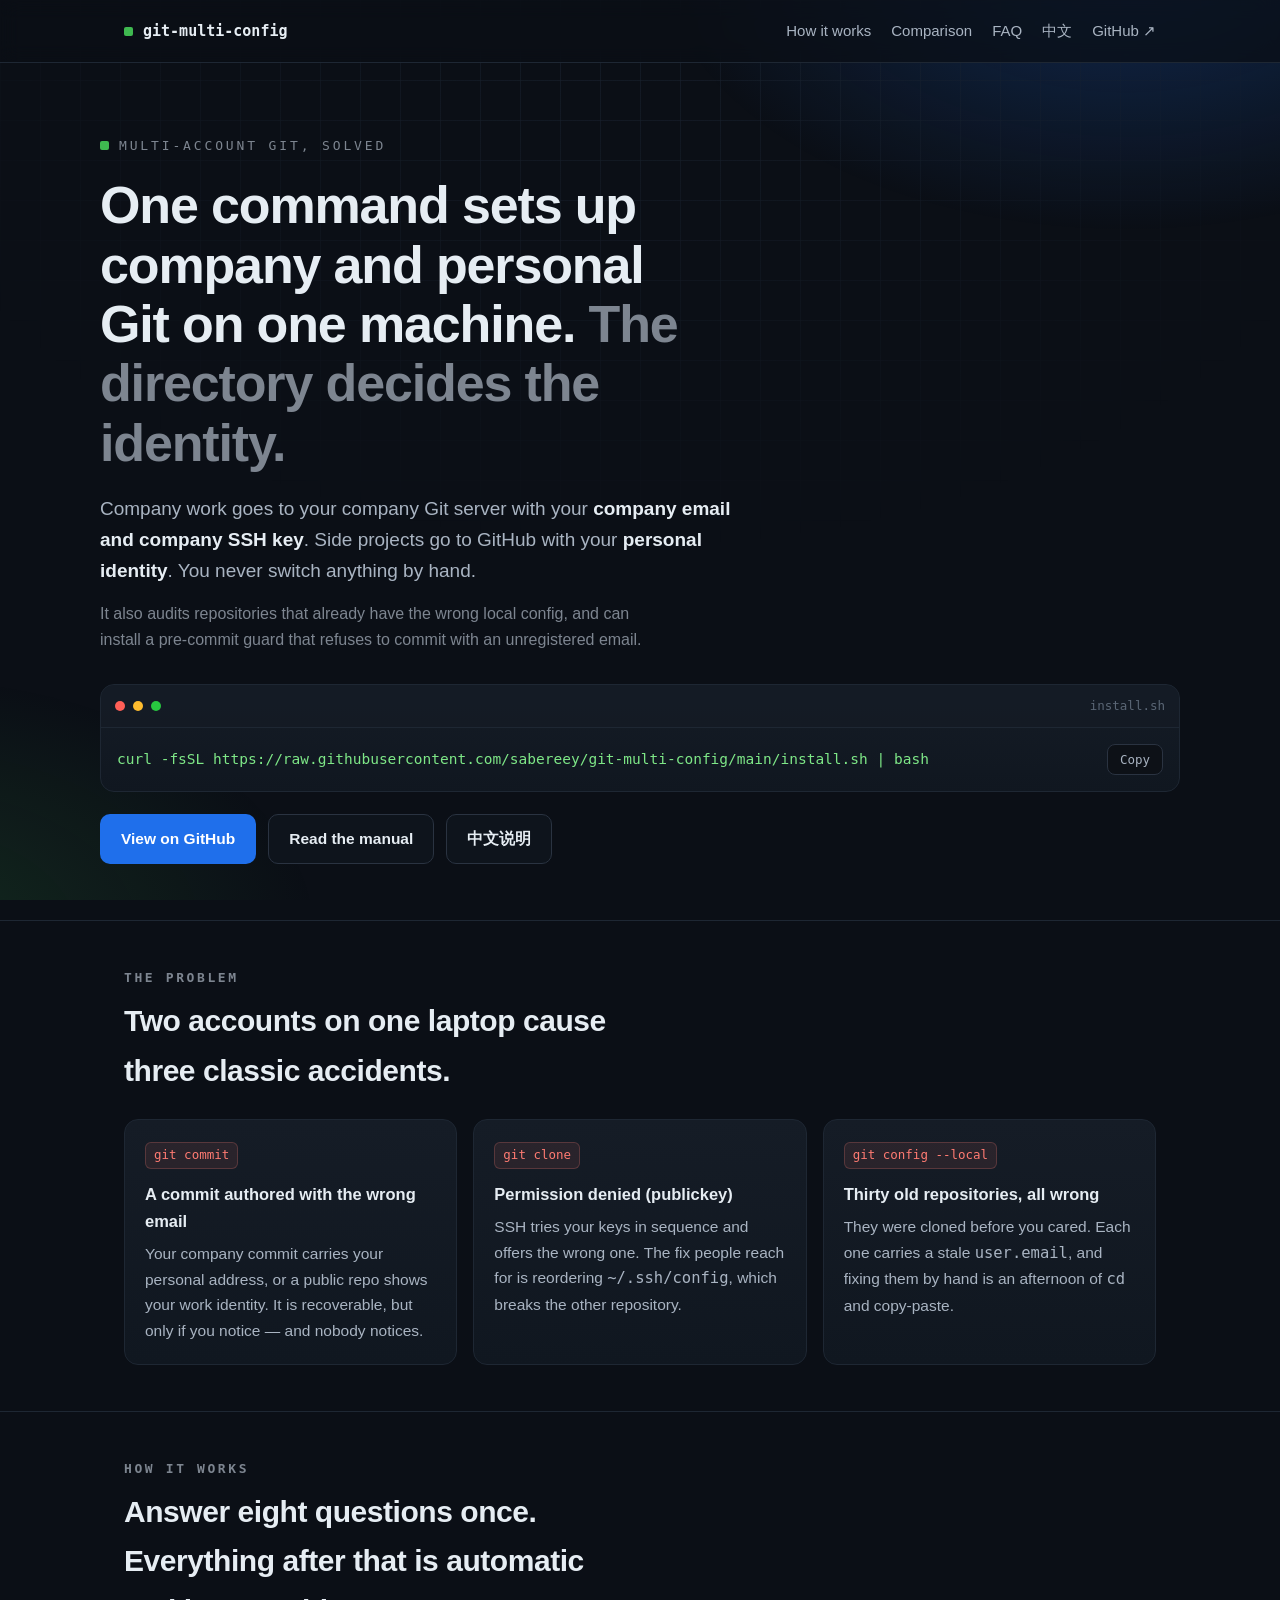
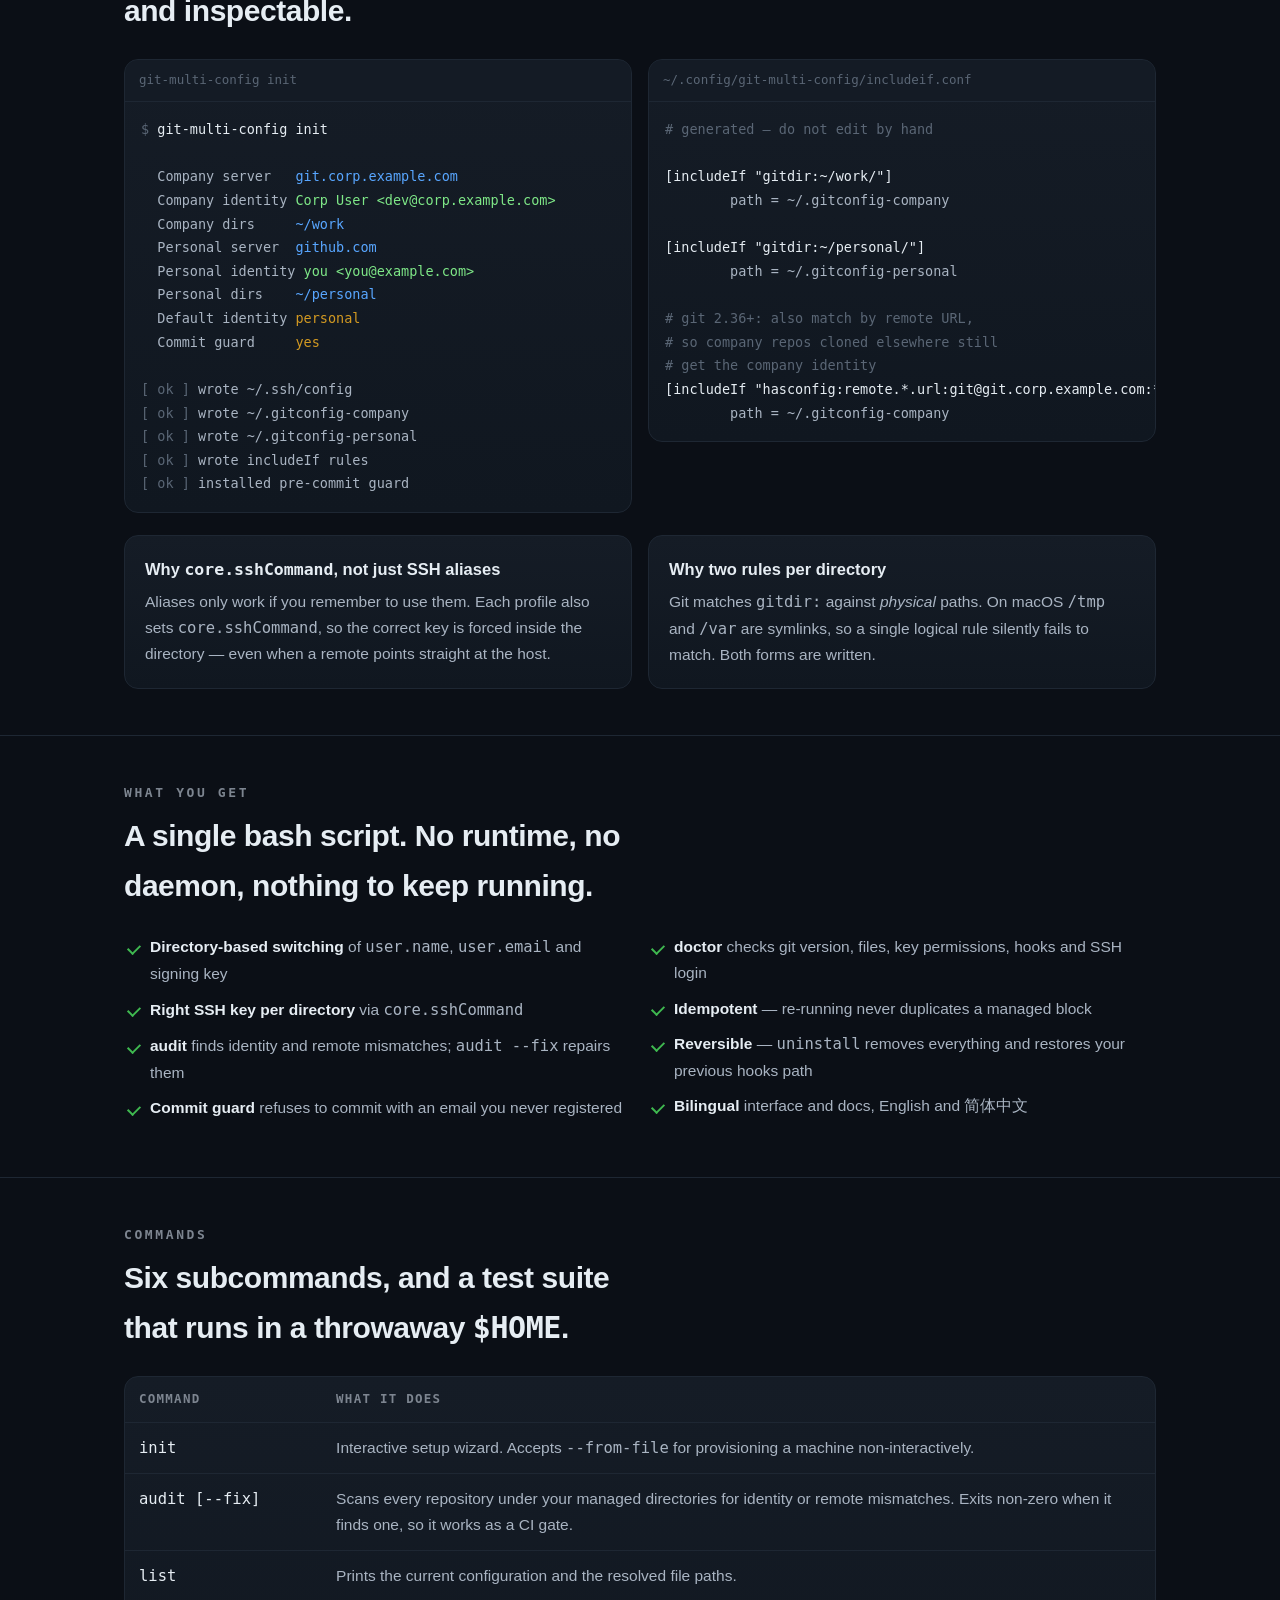
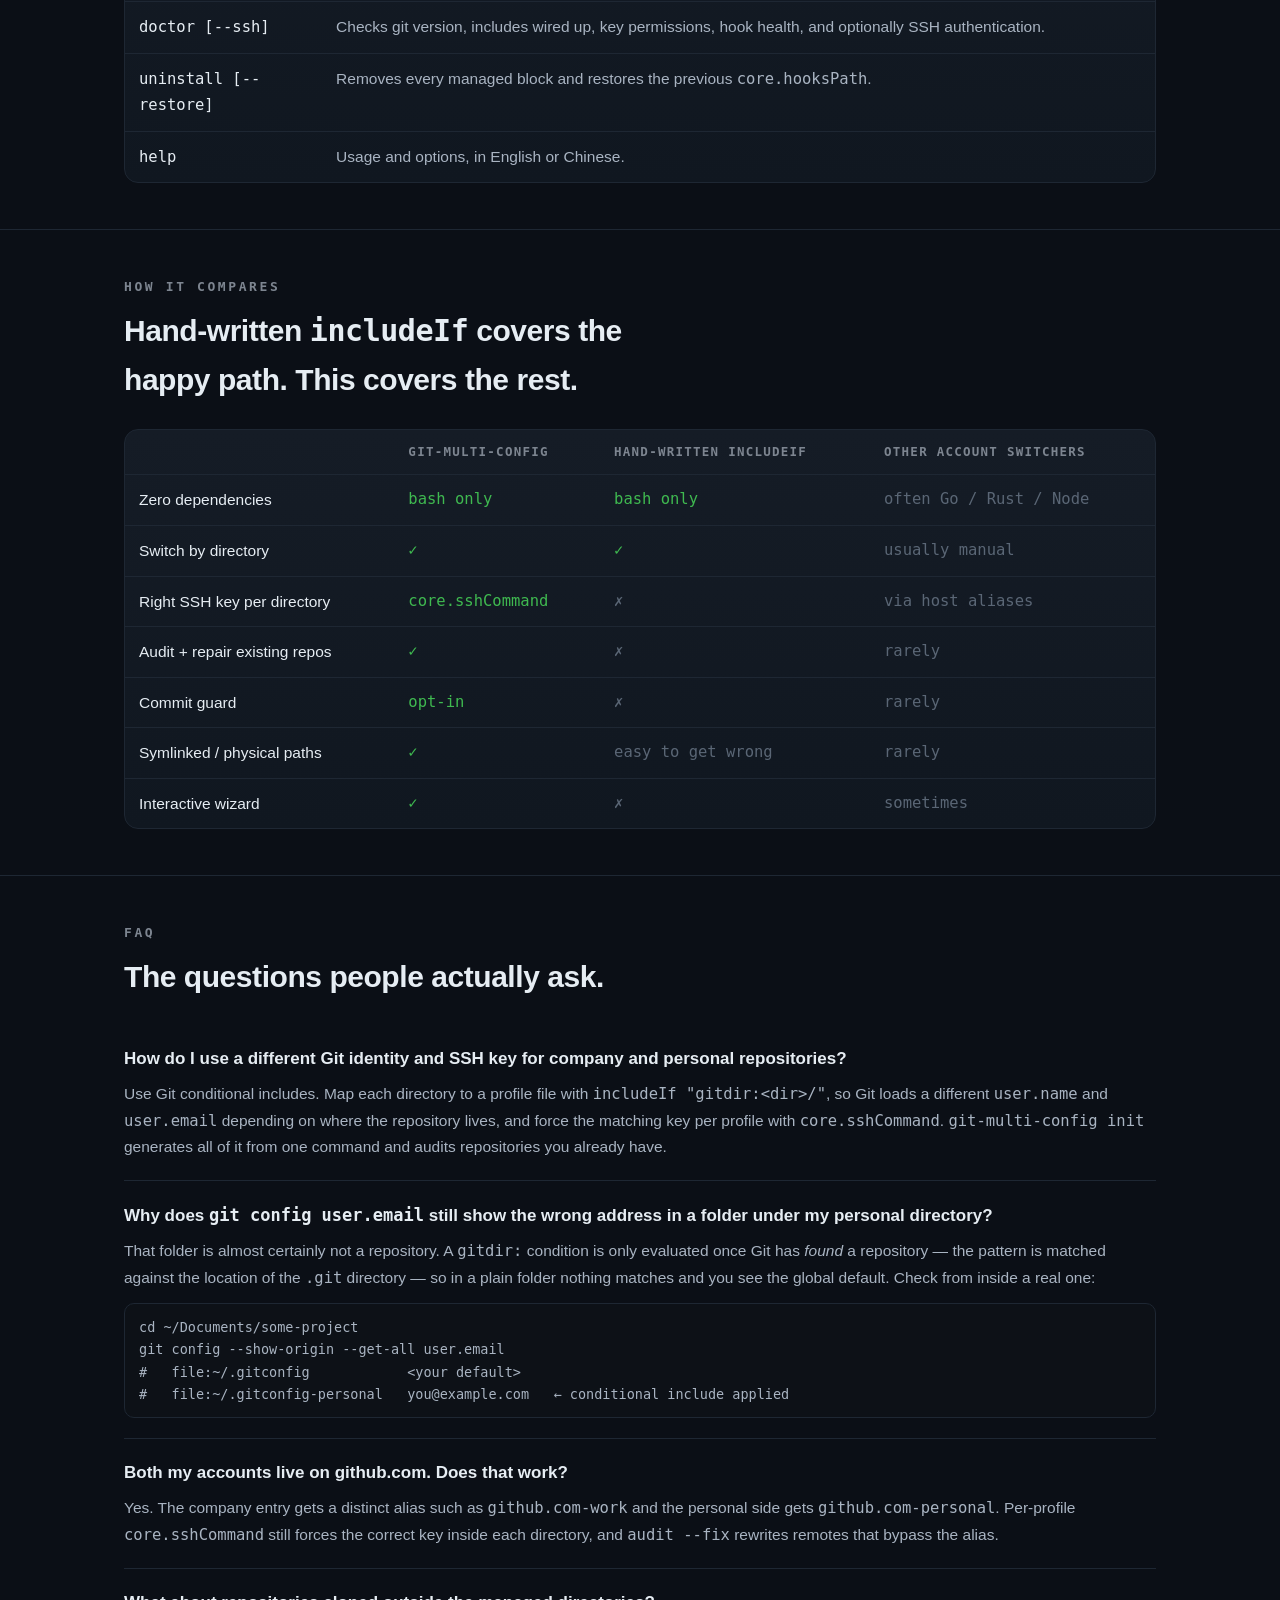
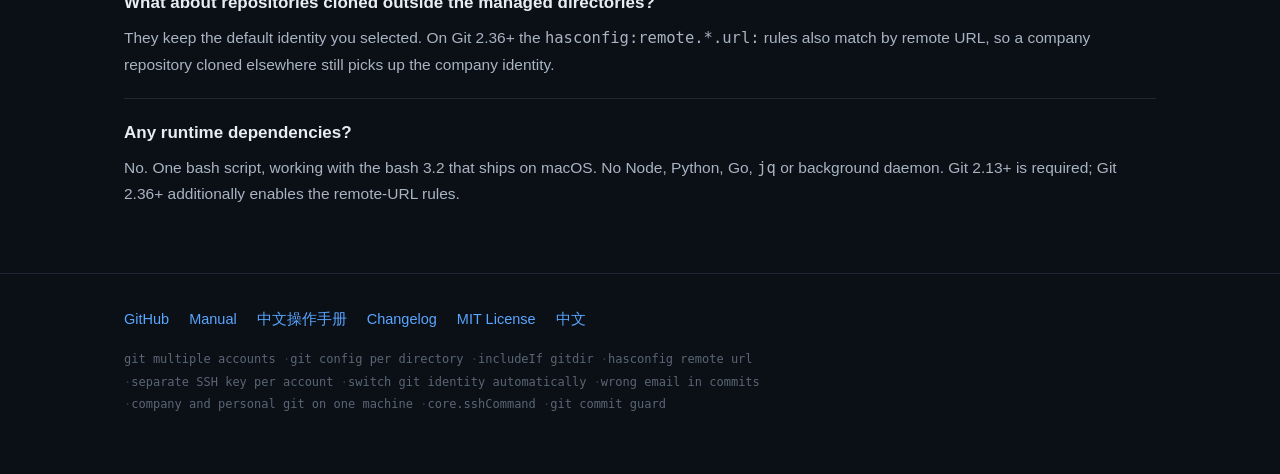
<file: docs/index.html>
<!DOCTYPE html>
<html lang="en">
<head>
<meta charset="utf-8">
<meta name="viewport" content="width=device-width, initial-scale=1">

<title>git-multi-config — set up company and personal multi-account Git on one machine</title>
<meta name="description" content="One command to set up company and personal multi-account Git on one machine. Auto-switches user.name, user.email and SSH key per directory via includeIf + core.sshCommand, audits existing repositories, and blocks commits made with the wrong email. Zero dependencies, bash 3.2+.">
<meta name="keywords" content="git multiple accounts, git config per directory, includeIf gitdir, hasconfig remote url, separate SSH key per account, switch git identity automatically, wrong email in commits, company and personal git on one machine, core.sshCommand, git commit guard, git multi account manager">
<meta name="author" content="sabereey">
<meta name="robots" content="index, follow, max-image-preview:large">
<meta name="theme-color" content="#0B0F16">
<meta name="color-scheme" content="dark">

<link rel="canonical" href="https://sabereey.github.io/git-multi-config/">
<link rel="alternate" hreflang="en" href="https://sabereey.github.io/git-multi-config/">
<link rel="alternate" hreflang="zh-CN" href="https://sabereey.github.io/git-multi-config/zh/">
<link rel="alternate" hreflang="x-default" href="https://sabereey.github.io/git-multi-config/">

<meta property="og:type" content="website">
<meta property="og:site_name" content="git-multi-config">
<meta property="og:title" content="git-multi-config — company and personal Git on one machine, switched by directory">
<meta property="og:description" content="One command sets up everything. The directory decides your Git identity and SSH key — no manual switching, ever.">
<meta property="og:url" content="https://sabereey.github.io/git-multi-config/">
<meta property="og:image" content="https://sabereey.github.io/git-multi-config/social-preview.png">
<meta property="og:image:width" content="1280">
<meta property="og:image:height" content="640">
<meta property="og:image:alt" content="Terminal showing ~/work/my-service mapped to the company server and ~/personal/dotfiles mapped to GitHub">
<meta property="og:locale" content="en">
<meta property="og:locale:alternate" content="zh_CN">

<meta name="twitter:card" content="summary_large_image">
<meta name="twitter:title" content="git-multi-config — company and personal Git on one machine">
<meta name="twitter:description" content="The directory decides your Git identity and SSH key. No manual switching. Zero dependencies.">
<meta name="twitter:image" content="https://sabereey.github.io/git-multi-config/social-preview.png">

<link rel="icon" href="data:image/svg+xml,<svg xmlns='http://www.w3.org/2000/svg' viewBox='0 0 32 32'><rect width='32' height='32' rx='7' fill='%230B0F16'/><rect x='9' y='9' width='6' height='6' rx='1.5' fill='%233FB950'/><rect x='17' y='17' width='6' height='6' rx='1.5' fill='%2358A6FF'/></svg>">
<link rel="stylesheet" href="style.css">

<script type="application/ld+json">
{
  "@context": "https://schema.org",
  "@type": "SoftwareApplication",
  "name": "git-multi-config",
  "softwareVersion": "2.0.1",
  "applicationCategory": "DeveloperApplication",
  "applicationSubCategory": "Version Control",
  "operatingSystem": "macOS, Linux, WSL",
  "programmingLanguage": "Shell",
  "description": "One command to set up company and personal multi-account Git on one machine. Automatically selects user.name, user.email and SSH key per directory using includeIf conditional includes and core.sshCommand, audits existing repositories, and installs an optional pre-commit guard against committing with the wrong email.",
  "url": "https://sabereey.github.io/git-multi-config/",
  "codeRepository": "https://github.com/sabereey/git-multi-config",
  "license": "https://opensource.org/licenses/MIT",
  "isAccessibleForFree": true,
  "offers": { "@type": "Offer", "price": "0", "priceCurrency": "USD" },
  "keywords": "git multiple accounts, git config per directory, includeIf gitdir, separate SSH key per account, core.sshCommand, git commit guard, multi-account git manager",
  "author": { "@type": "Person", "name": "sabereey", "url": "https://github.com/sabereey" }
}
</script>

<script type="application/ld+json">
{
  "@context": "https://schema.org",
  "@type": "FAQPage",
  "mainEntity": [
    {
      "@type": "Question",
      "name": "How do I use a different Git identity and SSH key for company and personal repositories on the same machine?",
      "acceptedAnswer": {
        "@type": "Answer",
        "text": "Use Git conditional includes. Map each directory to a profile file with includeIf \"gitdir:<dir>/\" so Git loads a different user.name and user.email depending on where the repository lives, and force the matching SSH key per profile with core.sshCommand. git-multi-config generates all of this from one interactive command, writes the SSH aliases with IdentitiesOnly yes, and audits repositories that already have the wrong local config."
      }
    },
    {
      "@type": "Question",
      "name": "Why does git config user.email still show the wrong address in a folder inside my personal directory?",
      "acceptedAnswer": {
        "@type": "Answer",
        "text": "That folder is almost certainly not a Git repository. A gitdir: condition is only evaluated once Git has located a repository, because the pattern is matched against the location of the .git directory. In a plain folder no condition matches and you see the global default identity. Run git config --show-origin --get-all user.email from inside a real repository to confirm the conditional include is applied."
      }
    },
    {
      "@type": "Question",
      "name": "Does this work with two accounts that both live on github.com?",
      "acceptedAnswer": {
        "@type": "Answer",
        "text": "Yes. When both profiles share a host, the company entry gets a distinct SSH alias such as github.com-work, and the personal side gets github.com-personal. Per-profile core.sshCommand still forces the correct key inside each directory, and audit --fix rewrites remotes that bypass the alias."
      }
    },
    {
      "@type": "Question",
      "name": "What happens to repositories cloned outside the managed directories?",
      "acceptedAnswer": {
        "@type": "Answer",
        "text": "They keep the default identity you selected. On Git 2.36 and newer, hasconfig:remote.*.url: rules also match by remote URL, so a company repository cloned elsewhere still picks up the company identity."
      }
    },
    {
      "@type": "Question",
      "name": "Does git-multi-config have any runtime dependencies?",
      "acceptedAnswer": {
        "@type": "Answer",
        "text": "No. It is a single POSIX-ish bash script that works with the bash 3.2 shipped on macOS. No Node, Python, Go, jq or background daemon. Git 2.13 or newer is required for conditional includes; Git 2.36 or newer additionally enables remote-URL based rules."
      }
    }
  ]
}
</script>
</head>
<body>

<header>
  <div class="wrap">
    <a class="brand" href="#top"><span class="dot"></span>git-multi-config</a>
    <nav class="topnav">
      <a href="#how">How it works</a>
      <a href="#compare">Comparison</a>
      <a href="#faq" class="hide-sm">FAQ</a>
      <a href="zh/" hreflang="zh-CN" lang="zh-CN">中文</a>
      <a href="https://github.com/sabereey/git-multi-config">GitHub ↗</a>
    </nav>
  </div>
</header>

<main id="top">

  <!-- ============================================================== hero -->
  <div class="wrap hero">
    <p class="eyebrow">Multi-account Git, solved</p>
    <h1>One command sets up company and personal Git on one machine. <span class="soft">The directory decides the identity.</span></h1>
    <p class="lede">
      Company work goes to your company Git server with your <strong>company email and company SSH key</strong>.
      Side projects go to GitHub with your <strong>personal identity</strong>. You never switch anything by hand.
    </p>
    <p class="lede sub">
      It also audits repositories that already have the wrong local config, and can install a pre-commit
      guard that refuses to commit with an unregistered email.
    </p>

    <div class="card install">
      <div class="install-head">
        <i></i><i></i><i></i>
        <span>install.sh</span>
      </div>
      <div class="install-body">
        <pre id="cmd">curl -fsSL https://raw.githubusercontent.com/sabereey/git-multi-config/main/install.sh | bash</pre>
        <button class="copy" data-copy="#cmd">Copy</button>
      </div>
    </div>

    <div class="cta">
      <a class="btn primary" href="https://github.com/sabereey/git-multi-config">View on GitHub</a>
      <a class="btn ghost" href="https://github.com/sabereey/git-multi-config/blob/main/docs/manual.md">Read the manual</a>
      <a class="btn ghost" href="https://github.com/sabereey/git-multi-config/blob/main/README.zh-CN.md" hreflang="zh-CN">中文说明</a>
    </div>
  </div>

  <!-- ======================================================= the accidents -->
  <section>
    <div class="wrap">
      <h2>The problem</h2>
      <p class="section-title">Two accounts on one laptop cause three classic accidents.</p>

      <div class="grid c3">
        <div class="card tile">
          <span class="bad">git commit</span>
          <h3>A commit authored with the wrong email</h3>
          <p>Your company commit carries your personal address, or a public repo shows your work identity. It is
             recoverable, but only if you notice — and nobody notices.</p>
        </div>
        <div class="card tile">
          <span class="bad">git clone</span>
          <h3>Permission denied (publickey)</h3>
          <p>SSH tries your keys in sequence and offers the wrong one. The fix people reach for is reordering
             <code>~/.ssh/config</code>, which breaks the other repository.</p>
        </div>
        <div class="card tile">
          <span class="bad">git config --local</span>
          <h3>Thirty old repositories, all wrong</h3>
          <p>They were cloned before you cared. Each one carries a stale <code>user.email</code>, and fixing them
             by hand is an afternoon of <code>cd</code> and copy-paste.</p>
        </div>
      </div>
    </div>
  </section>

  <!-- ========================================================= how it works -->
  <section id="how">
    <div class="wrap">
      <h2>How it works</h2>
      <p class="section-title">Answer eight questions once. Everything after that is automatic and inspectable.</p>

      <div class="panes">
        <div class="card pane">
          <div class="pane-head">git-multi-config init</div>
<pre><span class="d">$</span> <span class="k">git-multi-config init</span>

  Company server   <span class="b">git.corp.example.com</span>
  Company identity <span class="g">Corp User &lt;dev@corp.example.com&gt;</span>
  Company dirs     <span class="b">~/work</span>
  Personal server  <span class="b">github.com</span>
  Personal identity <span class="g">you &lt;you@example.com&gt;</span>
  Personal dirs    <span class="b">~/personal</span>
  Default identity <span class="hi">personal</span>
  Commit guard     <span class="hi">yes</span>

<span class="d">[ ok ]</span> wrote ~/.ssh/config
<span class="d">[ ok ]</span> wrote ~/.gitconfig-company
<span class="d">[ ok ]</span> wrote ~/.gitconfig-personal
<span class="d">[ ok ]</span> wrote includeIf rules
<span class="d">[ ok ]</span> installed pre-commit guard</pre>
        </div>

        <div class="card pane">
          <div class="pane-head">~/.config/git-multi-config/includeif.conf</div>
<pre><span class="d"># generated — do not edit by hand</span>

<span class="k">[includeIf "gitdir:~/work/"]</span>
        path = ~/.gitconfig-company

<span class="k">[includeIf "gitdir:~/personal/"]</span>
        path = ~/.gitconfig-personal

<span class="d"># git 2.36+: also match by remote URL,</span>
<span class="d"># so company repos cloned elsewhere still</span>
<span class="d"># get the company identity</span>
<span class="k">[includeIf "hasconfig:remote.*.url:git@git.corp.example.com:**"]</span>
        path = ~/.gitconfig-company</pre>
        </div>
      </div>

      <div class="grid c2" style="margin-top:22px">
        <div class="card tile">
          <h3>Why <code>core.sshCommand</code>, not just SSH aliases</h3>
          <p>Aliases only work if you remember to use them. Each profile also sets
             <code>core.sshCommand</code>, so the correct key is forced inside the directory — even when a remote
             points straight at the host.</p>
        </div>
        <div class="card tile">
          <h3>Why two rules per directory</h3>
          <p>Git matches <code>gitdir:</code> against <em>physical</em> paths. On macOS <code>/tmp</code> and
             <code>/var</code> are symlinks, so a single logical rule silently fails to match. Both forms are written.</p>
        </div>
      </div>
    </div>
  </section>

  <!-- ============================================================ features -->
  <section>
    <div class="wrap">
      <h2>What you get</h2>
      <p class="section-title">A single bash script. No runtime, no daemon, nothing to keep running.</p>

      <div class="grid c2">
        <ul class="checks">
          <li><b>Directory-based switching</b> of <code>user.name</code>, <code>user.email</code> and signing key</li>
          <li><b>Right SSH key per directory</b> via <code>core.sshCommand</code></li>
          <li><b>audit</b> finds identity and remote mismatches; <code>audit --fix</code> repairs them</li>
          <li><b>Commit guard</b> refuses to commit with an email you never registered</li>
        </ul>
        <ul class="checks">
          <li><b>doctor</b> checks git version, files, key permissions, hooks and SSH login</li>
          <li><b>Idempotent</b> — re-running never duplicates a managed block</li>
          <li><b>Reversible</b> — <code>uninstall</code> removes everything and restores your previous hooks path</li>
          <li><b>Bilingual</b> interface and docs, English and 简体中文</li>
        </ul>
      </div>
    </div>
  </section>

  <!-- =========================================================== commands -->
  <section>
    <div class="wrap">
      <h2>Commands</h2>
      <p class="section-title">Six subcommands, and a test suite that runs in a throwaway <code>$HOME</code>.</p>

      <div class="card table-scroll">
        <table>
          <thead>
            <tr><th>Command</th><th>What it does</th></tr>
          </thead>
          <tbody>
            <tr><td><code>init</code></td><td>Interactive setup wizard. Accepts <code>--from-file</code> for provisioning a machine non-interactively.</td></tr>
            <tr><td><code>audit [--fix]</code></td><td>Scans every repository under your managed directories for identity or remote mismatches. Exits non-zero when it finds one, so it works as a CI gate.</td></tr>
            <tr><td><code>list</code></td><td>Prints the current configuration and the resolved file paths.</td></tr>
            <tr><td><code>doctor [--ssh]</code></td><td>Checks git version, includes wired up, key permissions, hook health, and optionally SSH authentication.</td></tr>
            <tr><td><code>uninstall [--restore]</code></td><td>Removes every managed block and restores the previous <code>core.hooksPath</code>.</td></tr>
            <tr><td><code>help</code></td><td>Usage and options, in English or Chinese.</td></tr>
          </tbody>
        </table>
      </div>
    </div>
  </section>

  <!-- ========================================================== comparison -->
  <section id="compare">
    <div class="wrap">
      <h2>How it compares</h2>
      <p class="section-title">Hand-written <code>includeIf</code> covers the happy path. This covers the rest.</p>

      <div class="card table-scroll">
        <table>
          <thead>
            <tr><th></th><th>git-multi-config</th><th>Hand-written <code>includeIf</code></th><th>Other account switchers</th></tr>
          </thead>
          <tbody>
            <tr><td>Zero dependencies</td><td class="yes">bash only</td><td class="yes">bash only</td><td class="no">often Go / Rust / Node</td></tr>
            <tr><td>Switch by directory</td><td class="yes">✓</td><td class="yes">✓</td><td class="no">usually manual</td></tr>
            <tr><td>Right SSH key per directory</td><td class="yes">core.sshCommand</td><td class="no">✗</td><td class="no">via host aliases</td></tr>
            <tr><td>Audit + repair existing repos</td><td class="yes">✓</td><td class="no">✗</td><td class="no">rarely</td></tr>
            <tr><td>Commit guard</td><td class="yes">opt-in</td><td class="no">✗</td><td class="no">rarely</td></tr>
            <tr><td>Symlinked / physical paths</td><td class="yes">✓</td><td class="no">easy to get wrong</td><td class="no">rarely</td></tr>
            <tr><td>Interactive wizard</td><td class="yes">✓</td><td class="no">✗</td><td class="no">sometimes</td></tr>
          </tbody>
        </table>
      </div>
    </div>
  </section>

  <!-- ================================================================= faq -->
  <section id="faq">
    <div class="wrap">
      <h2>FAQ</h2>
      <p class="section-title">The questions people actually ask.</p>

      <div class="faq-item">
        <h3>How do I use a different Git identity and SSH key for company and personal repositories?</h3>
        <p>Use Git conditional includes. Map each directory to a profile file with
           <code>includeIf "gitdir:&lt;dir&gt;/"</code>, so Git loads a different <code>user.name</code> and
           <code>user.email</code> depending on where the repository lives, and force the matching key per profile
           with <code>core.sshCommand</code>. <code>git-multi-config init</code> generates all of it from one
           command and audits repositories you already have.</p>
      </div>

      <div class="faq-item">
        <h3>Why does <code>git config user.email</code> still show the wrong address in a folder under my personal directory?</h3>
        <p>That folder is almost certainly not a repository. A <code>gitdir:</code> condition is only evaluated once
           Git has <em>found</em> a repository — the pattern is matched against the location of the
           <code>.git</code> directory — so in a plain folder nothing matches and you see the global default. Check
           from inside a real one:</p>
<pre>cd ~/Documents/some-project
git config --show-origin --get-all user.email
#   file:~/.gitconfig            &lt;your default&gt;
#   file:~/.gitconfig-personal   you@example.com   ← conditional include applied</pre>
      </div>

      <div class="faq-item">
        <h3>Both my accounts live on github.com. Does that work?</h3>
        <p>Yes. The company entry gets a distinct alias such as <code>github.com-work</code> and the personal side gets
           <code>github.com-personal</code>. Per-profile <code>core.sshCommand</code> still forces the correct key
           inside each directory, and <code>audit --fix</code> rewrites remotes that bypass the alias.</p>
      </div>

      <div class="faq-item">
        <h3>What about repositories cloned outside the managed directories?</h3>
        <p>They keep the default identity you selected. On Git 2.36+ the
           <code>hasconfig:remote.*.url:</code> rules also match by remote URL, so a company repository cloned
           elsewhere still picks up the company identity.</p>
      </div>

      <div class="faq-item">
        <h3>Any runtime dependencies?</h3>
        <p>No. One bash script, working with the bash 3.2 that ships on macOS. No Node, Python, Go, <code>jq</code>
           or background daemon. Git 2.13+ is required; Git 2.36+ additionally enables the remote-URL rules.</p>
      </div>
    </div>
  </section>

</main>

<footer>
  <div class="wrap">
    <div class="links">
      <a href="https://github.com/sabereey/git-multi-config">GitHub</a>
      <a href="https://github.com/sabereey/git-multi-config/blob/main/docs/manual.md">Manual</a>
      <a href="https://github.com/sabereey/git-multi-config/blob/main/docs/manual.zh-CN.md" hreflang="zh-CN" lang="zh-CN">中文操作手册</a>
      <a href="https://github.com/sabereey/git-multi-config/blob/main/CHANGELOG.md">Changelog</a>
      <a href="https://github.com/sabereey/git-multi-config/blob/main/LICENSE">MIT License</a>
      <a href="zh/" hreflang="zh-CN" lang="zh-CN">中文</a>
    </div>
    <p class="kw">
      <span>git multiple accounts</span><span>git config per directory</span><span>includeIf gitdir</span><span>hasconfig remote url</span><span>separate SSH key per account</span><span>switch git identity automatically</span><span>wrong email in commits</span><span>company and personal git on one machine</span><span>core.sshCommand</span><span>git commit guard</span>
    </p>
  </div>
</footer>

<script>
(function () {
  document.querySelectorAll('button.copy').forEach(function (btn) {
    btn.addEventListener('click', function () {
      var el = document.querySelector(btn.dataset.copy);
      if (!el) return;
      var text = el.textContent.trim();
      var done = function () {
        btn.textContent = 'Copied';
        btn.classList.add('done');
        setTimeout(function () { btn.textContent = 'Copy'; btn.classList.remove('done'); }, 1600);
      };
      if (navigator.clipboard && navigator.clipboard.writeText) {
        navigator.clipboard.writeText(text).then(done, function () { fallback(text, done); });
      } else {
        fallback(text, done);
      }
    });
  });

  function fallback(text, done) {
    var ta = document.createElement('textarea');
    ta.value = text;
    ta.setAttribute('readonly', '');
    ta.style.position = 'fixed';
    ta.style.opacity = '0';
    document.body.appendChild(ta);
    ta.select();
    try { document.execCommand('copy'); done(); } catch (e) { /* ignore */ }
    document.body.removeChild(ta);
  }
})();
</script>

</body>
</html>
</file>
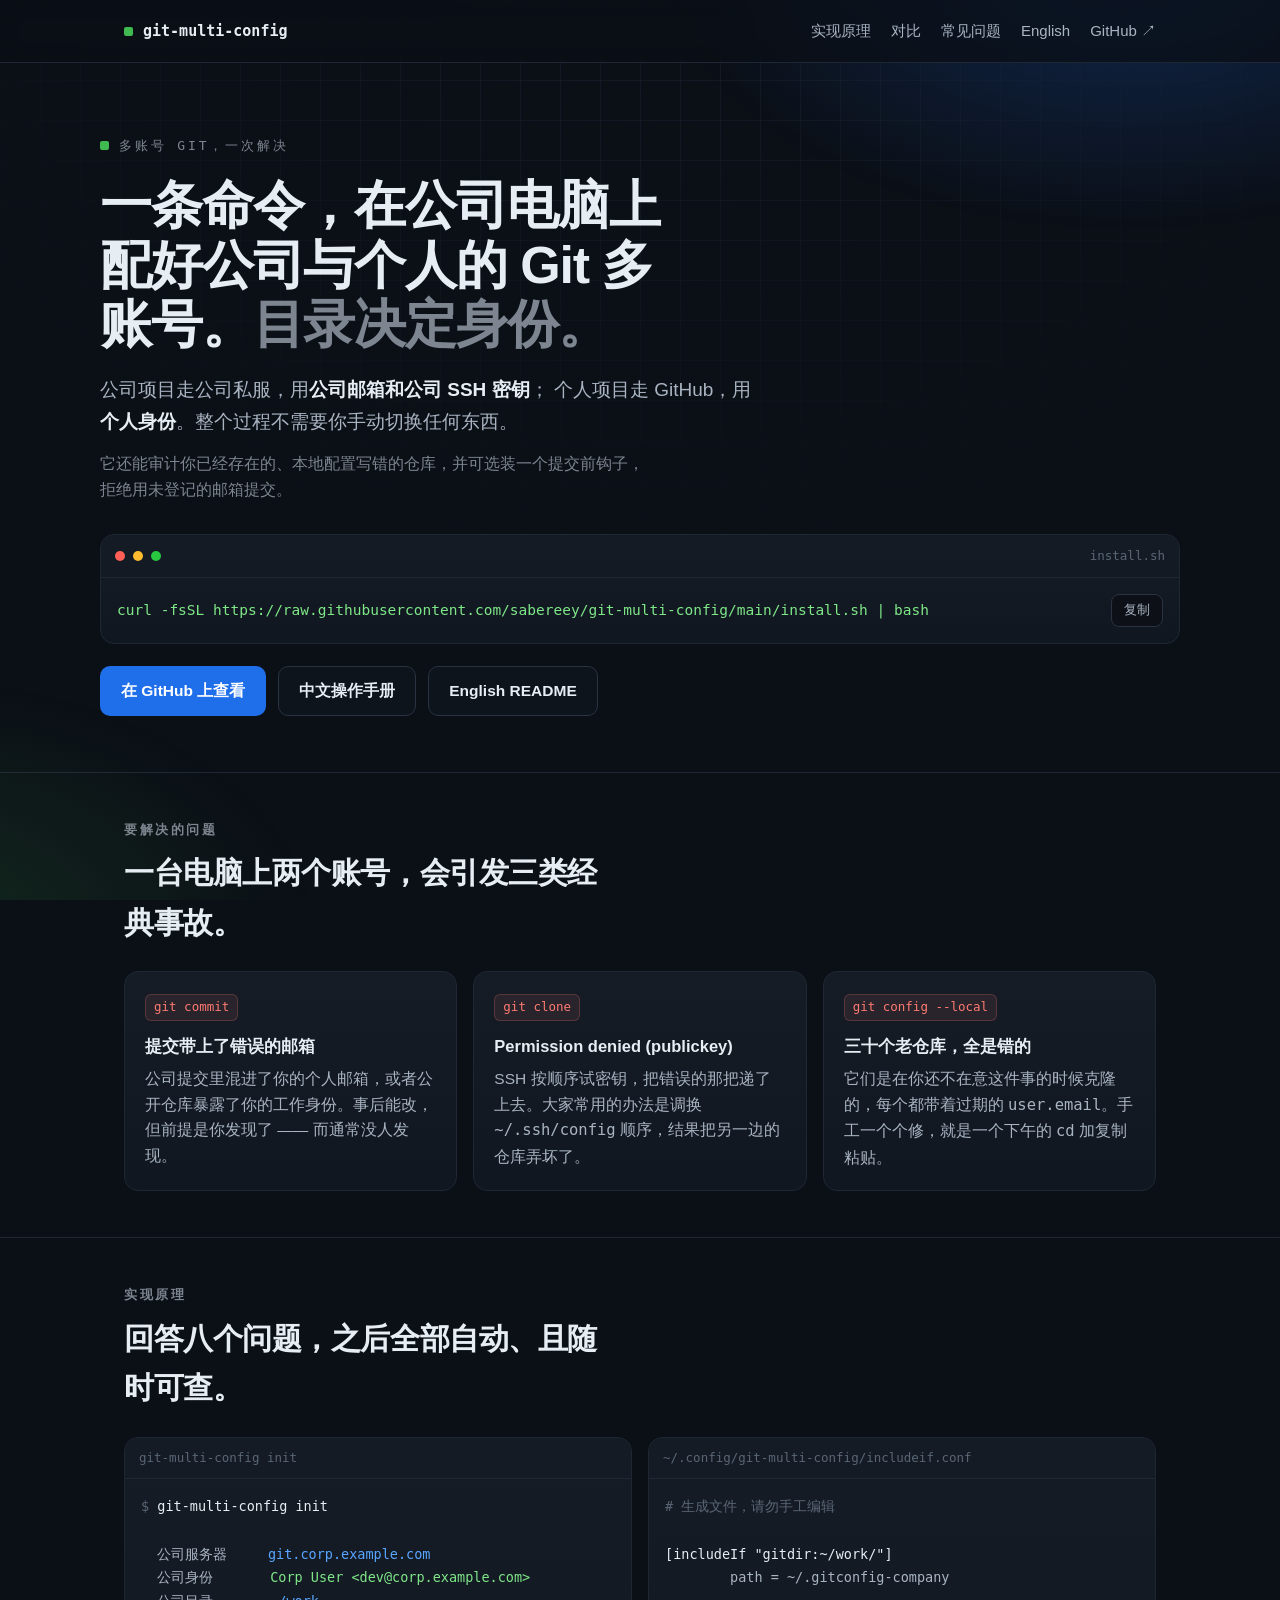
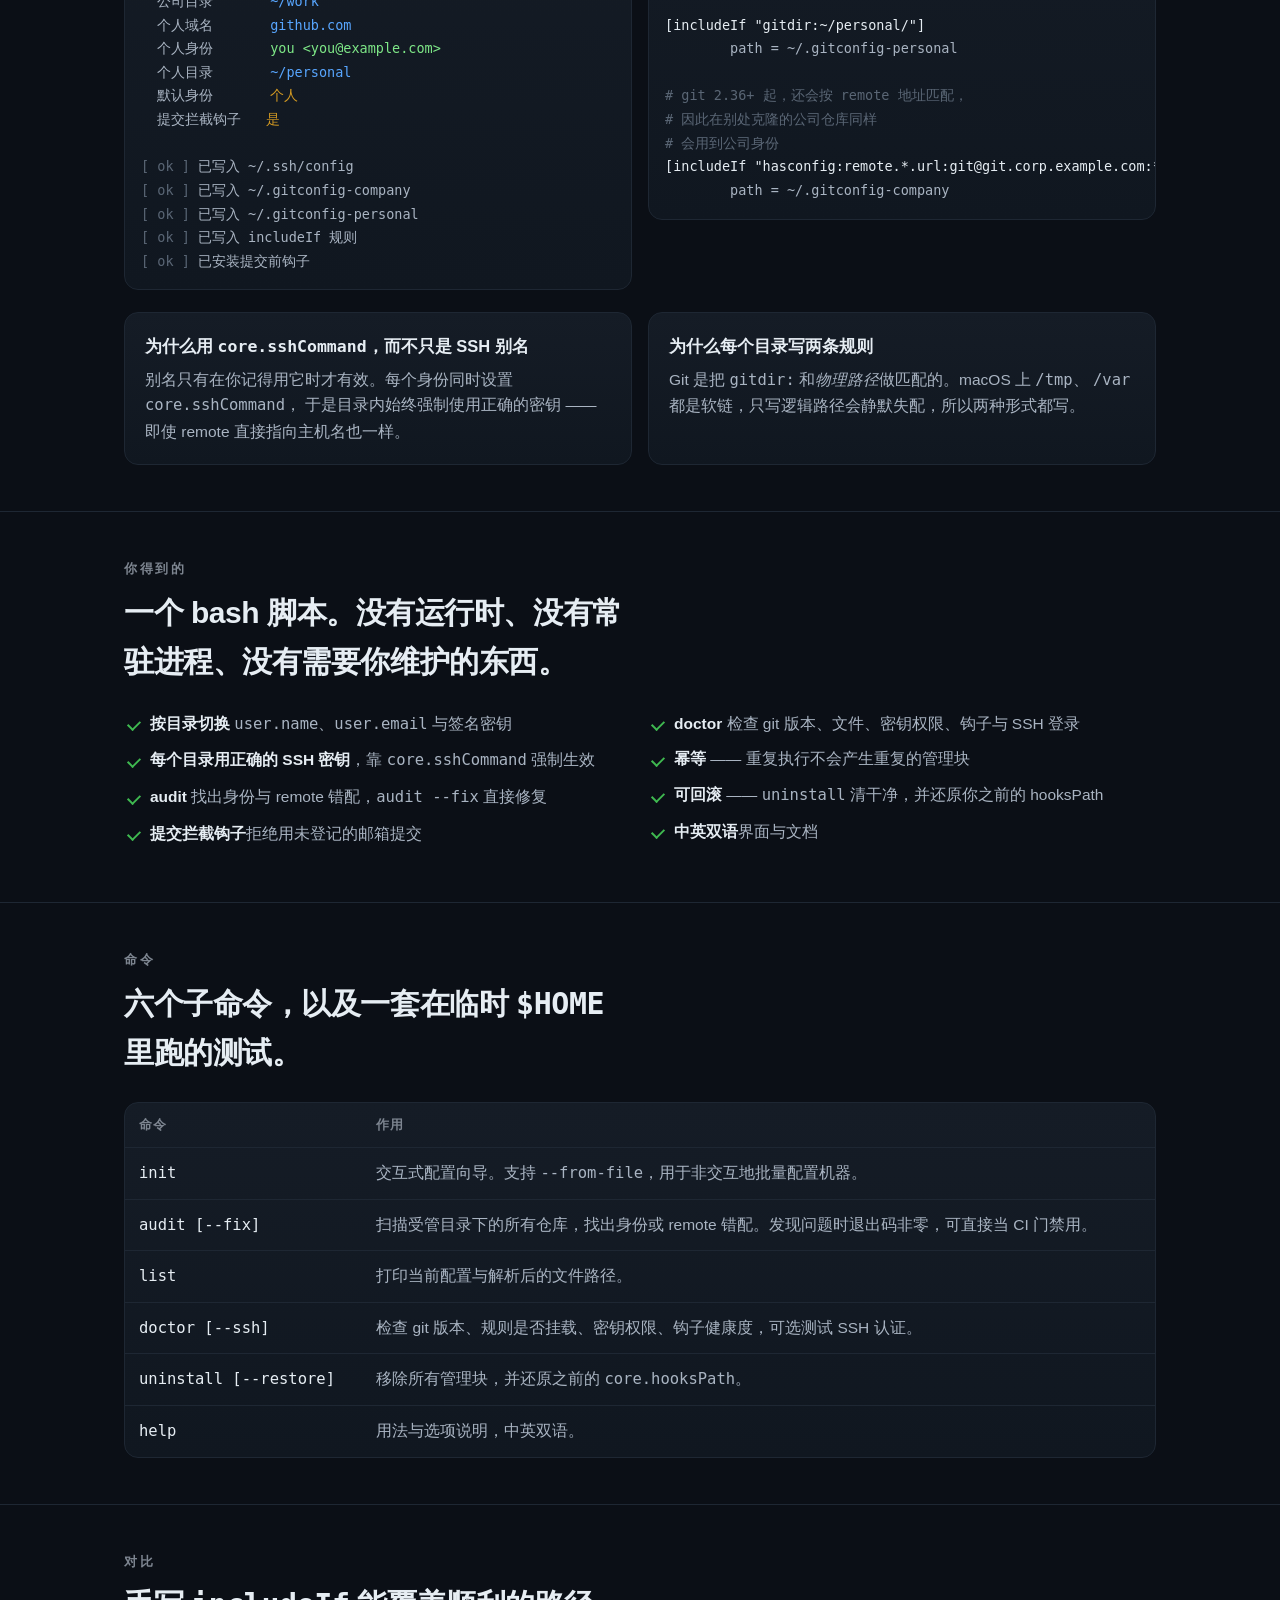
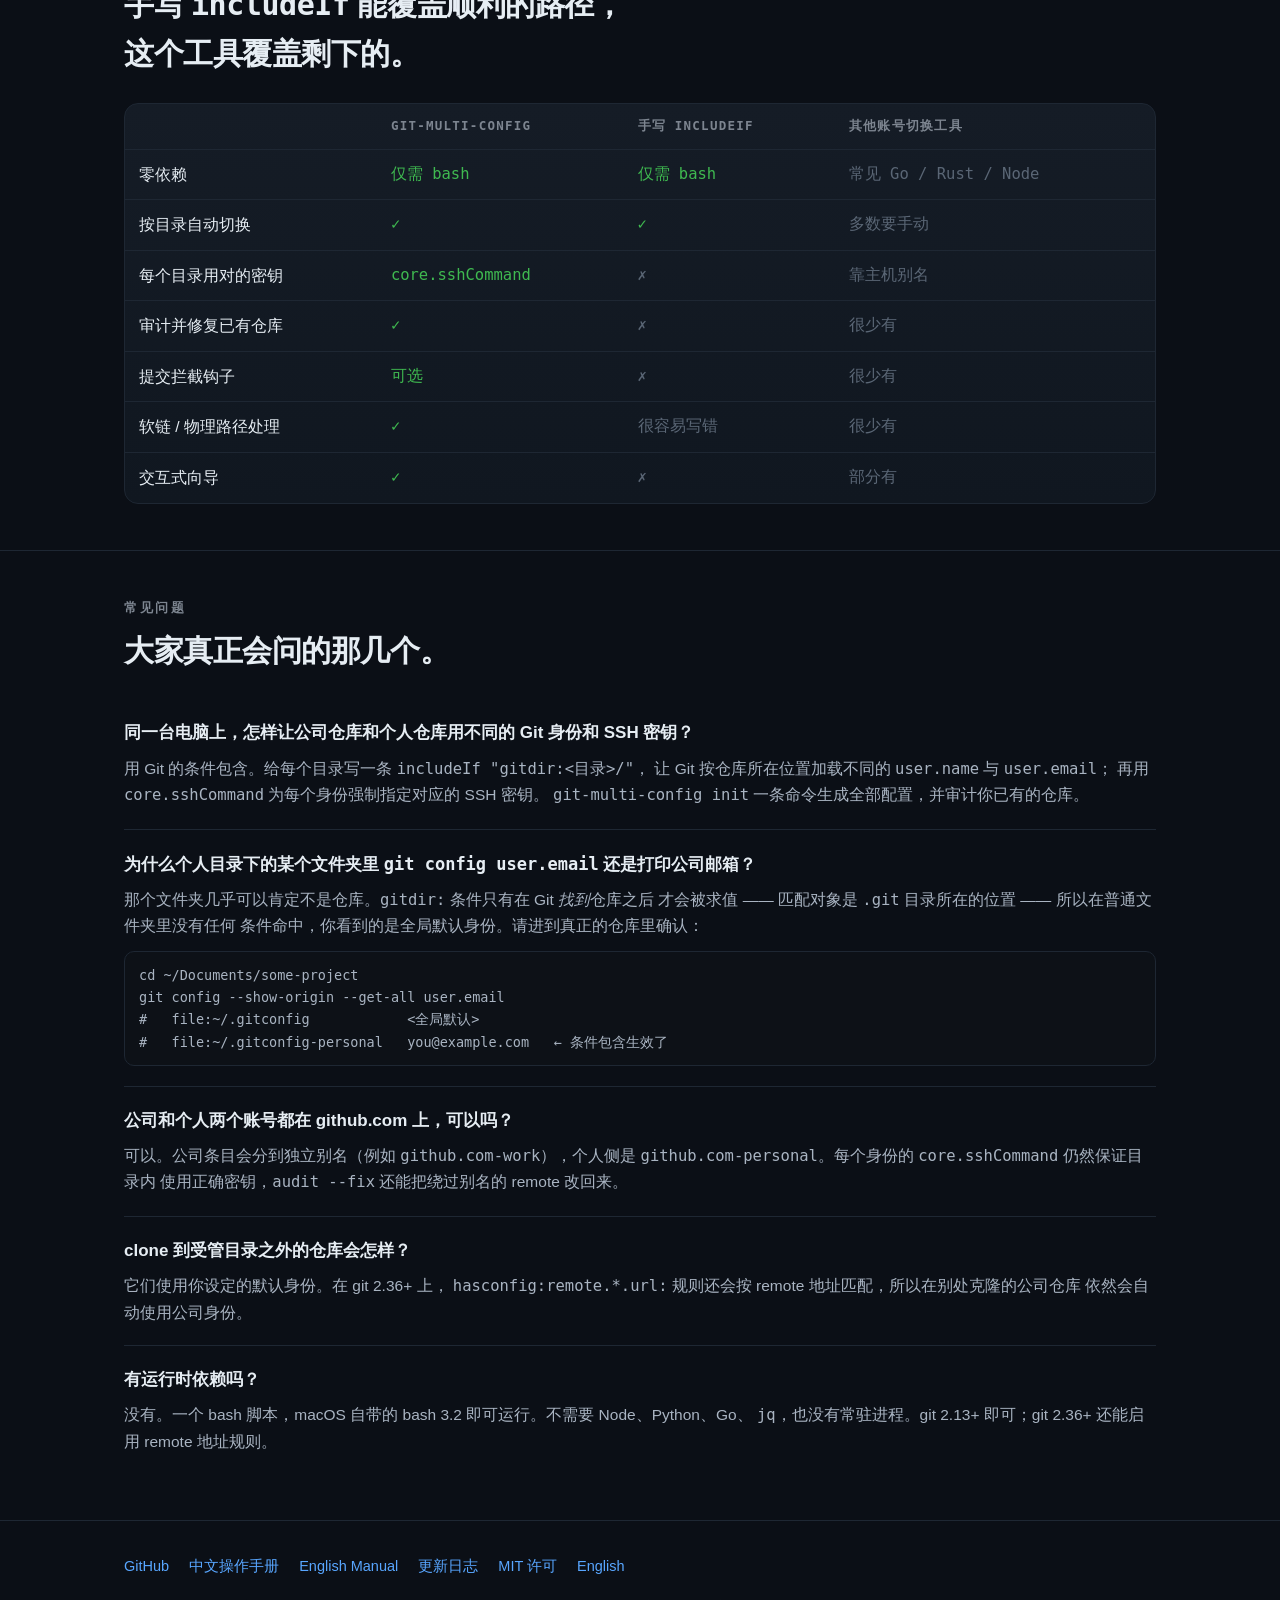
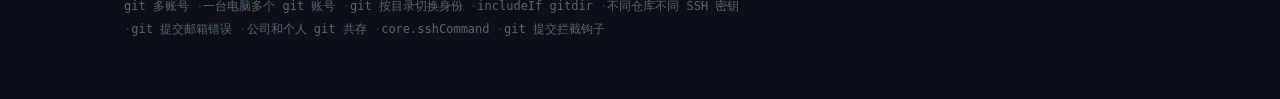
<file: docs/zh/index.html>
<!DOCTYPE html>
<html lang="zh-CN">
<head>
<meta charset="utf-8">
<meta name="viewport" content="width=device-width, initial-scale=1">

<title>git-multi-config — 一台电脑上配好公司和个人多 Git 账号，按目录自动切换身份</title>
<meta name="description" content="一条命令在一台机器上配好公司私服与个人 GitHub 的多账号环境。用 includeIf 条件包含 + core.sshCommand 按目录自动切换 user.name、user.email 和 SSH 密钥，可审计并修复已有仓库的错配身份，还有提交前拦截钩子防止用错邮箱提交。零依赖，bash 3.2+ 即可运行。">
<meta name="keywords" content="git 多账号, 一台电脑多个 git 账号, git 按目录切换身份, includeIf gitdir, 不同仓库用不同 ssh 密钥, git 提交邮箱错误, 公司和个人 git 共存, core.sshCommand, git 提交拦截钩子, 多账号 git 管理工具">
<meta name="author" content="sabereey">
<meta name="robots" content="index, follow, max-image-preview:large">
<meta name="theme-color" content="#0B0F16">
<meta name="color-scheme" content="dark">

<link rel="canonical" href="https://sabereey.github.io/git-multi-config/zh/">
<link rel="alternate" hreflang="en" href="https://sabereey.github.io/git-multi-config/">
<link rel="alternate" hreflang="zh-CN" href="https://sabereey.github.io/git-multi-config/zh/">
<link rel="alternate" hreflang="x-default" href="https://sabereey.github.io/git-multi-config/">

<meta property="og:type" content="website">
<meta property="og:site_name" content="git-multi-config">
<meta property="og:title" content="git-multi-config — 一台电脑上的公司 + 个人 Git 多账号，按目录自动切换">
<meta property="og:description" content="一条命令配好全部。目录决定你的 Git 身份和 SSH 密钥，从此不用手动切换。">
<meta property="og:url" content="https://sabereey.github.io/git-multi-config/zh/">
<meta property="og:image" content="https://sabereey.github.io/git-multi-config/social-preview.png">
<meta property="og:image:width" content="1280">
<meta property="og:image:height" content="640">
<meta property="og:image:alt" content="终端截图：~/work/my-service 指向公司服务器，~/personal/dotfiles 指向 GitHub">
<meta property="og:locale" content="zh_CN">
<meta property="og:locale:alternate" content="en">

<meta name="twitter:card" content="summary_large_image">
<meta name="twitter:title" content="git-multi-config — 一台电脑上的公司 + 个人 Git 多账号">
<meta name="twitter:description" content="目录决定你的 Git 身份和 SSH 密钥，不用手动切换。零依赖。">
<meta name="twitter:image" content="https://sabereey.github.io/git-multi-config/social-preview.png">

<link rel="icon" href="data:image/svg+xml,<svg xmlns='http://www.w3.org/2000/svg' viewBox='0 0 32 32'><rect width='32' height='32' rx='7' fill='%230B0F16'/><rect x='9' y='9' width='6' height='6' rx='1.5' fill='%233FB950'/><rect x='17' y='17' width='6' height='6' rx='1.5' fill='%2358A6FF'/></svg>">
<link rel="stylesheet" href="../style.css">

<script type="application/ld+json">
{
  "@context": "https://schema.org",
  "@type": "SoftwareApplication",
  "name": "git-multi-config",
  "softwareVersion": "2.0.1",
  "applicationCategory": "DeveloperApplication",
  "applicationSubCategory": "版本控制",
  "operatingSystem": "macOS, Linux, WSL",
  "programmingLanguage": "Shell",
  "inLanguage": "zh-CN",
  "description": "一条命令在一台机器上配好公司私服与个人 GitHub 的多账号环境。通过 includeIf 条件包含与 core.sshCommand，按目录自动选择 user.name、user.email 和 SSH 密钥；可审计并修复已有仓库的错误身份，并可选装提交前拦截钩子。",
  "url": "https://sabereey.github.io/git-multi-config/zh/",
  "codeRepository": "https://github.com/sabereey/git-multi-config",
  "license": "https://opensource.org/licenses/MIT",
  "isAccessibleForFree": true,
  "offers": { "@type": "Offer", "price": "0", "priceCurrency": "CNY" },
  "keywords": "git 多账号, git 按目录切换身份, includeIf gitdir, 不同仓库不同 SSH 密钥, core.sshCommand, git 提交拦截钩子",
  "author": { "@type": "Person", "name": "sabereey", "url": "https://github.com/sabereey" }
}
</script>

<script type="application/ld+json">
{
  "@context": "https://schema.org",
  "@type": "FAQPage",
  "inLanguage": "zh-CN",
  "mainEntity": [
    {
      "@type": "Question",
      "name": "同一台电脑上，怎样让公司的仓库和个人仓库使用不同的 Git 身份和 SSH 密钥？",
      "acceptedAnswer": {
        "@type": "Answer",
        "text": "用 Git 的条件包含（conditional includes）。给每个目录写一条 includeIf \"gitdir:<目录>/\"，让 Git 按仓库所在位置加载不同的 user.name 与 user.email；再用 core.sshCommand 为每个身份强制指定对应的 SSH 密钥。git-multi-config init 一条命令生成全部配置，并能审计你已有的仓库。"
      }
    },
    {
      "@type": "Question",
      "name": "为什么个人目录下的某个文件夹里 git config user.email 还是打印公司邮箱？",
      "acceptedAnswer": {
        "@type": "Answer",
        "text": "那个文件夹几乎可以肯定不是 git 仓库。gitdir: 条件只有在 Git 已经找到仓库后才会被求值，匹配对象是 .git 目录所在的位置。在普通文件夹里没有任何条件命中，于是回落到全局默认身份。请进到真正的仓库里执行 git config --show-origin --get-all user.email 来确认条件包含是否生效。"
      }
    },
    {
      "@type": "Question",
      "name": "公司和个人两个账号都在 github.com 上，可以吗？",
      "acceptedAnswer": {
        "@type": "Answer",
        "text": "可以。当两个身份共用同一域名时，公司条目会分到独立别名（例如 github.com-work），个人侧为 github.com-personal。每个身份的 core.sshCommand 仍然保证目录内使用正确的密钥，audit --fix 还能把绕过别名的 remote 改写过来。"
      }
    },
    {
      "@type": "Question",
      "name": "clone 到受管目录之外的仓库会怎样？",
      "acceptedAnswer": {
        "@type": "Answer",
        "text": "它们使用你设定的默认身份。在 git 2.36 及以上，hasconfig:remote.*.url: 规则还会按 remote 地址匹配，所以在别处克隆的公司仓库依然会自动使用公司身份。"
      }
    },
    {
      "@type": "Question",
      "name": "这个工具有运行时依赖吗？",
      "acceptedAnswer": {
        "@type": "Answer",
        "text": "没有。它是一个 bash 脚本，macOS 自带的 bash 3.2 即可运行，不需要 Node、Python、Go、jq，也没有常驻进程。git 2.13 以上即可用条件包含，git 2.36 以上还能启用 remote 地址规则。"
      }
    }
  ]
}
</script>
</head>
<body>

<header>
  <div class="wrap">
    <a class="brand" href="#top"><span class="dot"></span>git-multi-config</a>
    <nav class="topnav">
      <a href="#how">实现原理</a>
      <a href="#compare">对比</a>
      <a href="#faq" class="hide-sm">常见问题</a>
      <a href="../" hreflang="en" lang="en">English</a>
      <a href="https://github.com/sabereey/git-multi-config">GitHub ↗</a>
    </nav>
  </div>
</header>

<main id="top">

  <!-- ============================================================== hero -->
  <div class="wrap hero">
    <p class="eyebrow">多账号 Git，一次解决</p>
    <h1>一条命令，在公司电脑上配好公司与个人的 Git 多账号。<span class="soft">目录决定身份。</span></h1>
    <p class="lede">
      公司项目走公司私服，用<strong>公司邮箱和公司 SSH 密钥</strong>；
      个人项目走 GitHub，用<strong>个人身份</strong>。整个过程不需要你手动切换任何东西。
    </p>
    <p class="lede sub">
      它还能审计你已经存在的、本地配置写错的仓库，并可选装一个提交前钩子，
      拒绝用未登记的邮箱提交。
    </p>

    <div class="card install">
      <div class="install-head">
        <i></i><i></i><i></i>
        <span>install.sh</span>
      </div>
      <div class="install-body">
        <pre id="cmd">curl -fsSL https://raw.githubusercontent.com/sabereey/git-multi-config/main/install.sh | bash</pre>
        <button class="copy" data-copy="#cmd">复制</button>
      </div>
    </div>

    <div class="cta">
      <a class="btn primary" href="https://github.com/sabereey/git-multi-config">在 GitHub 上查看</a>
      <a class="btn ghost" href="https://github.com/sabereey/git-multi-config/blob/main/docs/manual.zh-CN.md">中文操作手册</a>
      <a class="btn ghost" href="https://github.com/sabereey/git-multi-config/blob/main/README.md" hreflang="en">English README</a>
    </div>
  </div>

  <!-- ============================================================== 问题 -->
  <section>
    <div class="wrap">
      <h2>要解决的问题</h2>
      <p class="section-title">一台电脑上两个账号，会引发三类经典事故。</p>

      <div class="grid c3">
        <div class="card tile">
          <span class="bad">git commit</span>
          <h3>提交带上了错误的邮箱</h3>
          <p>公司提交里混进了你的个人邮箱，或者公开仓库暴露了你的工作身份。事后能改，
             但前提是你发现了 —— 而通常没人发现。</p>
        </div>
        <div class="card tile">
          <span class="bad">git clone</span>
          <h3>Permission denied (publickey)</h3>
          <p>SSH 按顺序试密钥，把错误的那把递了上去。大家常用的办法是调换
             <code>~/.ssh/config</code> 顺序，结果把另一边的仓库弄坏了。</p>
        </div>
        <div class="card tile">
          <span class="bad">git config --local</span>
          <h3>三十个老仓库，全是错的</h3>
          <p>它们是在你还不在意这件事的时候克隆的，每个都带着过期的
             <code>user.email</code>。手工一个个修，就是一个下午的 <code>cd</code> 加复制粘贴。</p>
        </div>
      </div>
    </div>
  </section>

  <!-- ============================================================ 原理 -->
  <section id="how">
    <div class="wrap">
      <h2>实现原理</h2>
      <p class="section-title">回答八个问题，之后全部自动、且随时可查。</p>

      <div class="panes">
        <div class="card pane">
          <div class="pane-head">git-multi-config init</div>
<pre><span class="d">$</span> <span class="k">git-multi-config init</span>

  公司服务器     <span class="b">git.corp.example.com</span>
  公司身份       <span class="g">Corp User &lt;dev@corp.example.com&gt;</span>
  公司目录       <span class="b">~/work</span>
  个人域名       <span class="b">github.com</span>
  个人身份       <span class="g">you &lt;you@example.com&gt;</span>
  个人目录       <span class="b">~/personal</span>
  默认身份       <span class="hi">个人</span>
  提交拦截钩子   <span class="hi">是</span>

<span class="d">[ ok ]</span> 已写入 ~/.ssh/config
<span class="d">[ ok ]</span> 已写入 ~/.gitconfig-company
<span class="d">[ ok ]</span> 已写入 ~/.gitconfig-personal
<span class="d">[ ok ]</span> 已写入 includeIf 规则
<span class="d">[ ok ]</span> 已安装提交前钩子</pre>
        </div>

        <div class="card pane">
          <div class="pane-head">~/.config/git-multi-config/includeif.conf</div>
<pre><span class="d"># 生成文件，请勿手工编辑</span>

<span class="k">[includeIf "gitdir:~/work/"]</span>
        path = ~/.gitconfig-company

<span class="k">[includeIf "gitdir:~/personal/"]</span>
        path = ~/.gitconfig-personal

<span class="d"># git 2.36+ 起，还会按 remote 地址匹配，</span>
<span class="d"># 因此在别处克隆的公司仓库同样</span>
<span class="d"># 会用到公司身份</span>
<span class="k">[includeIf "hasconfig:remote.*.url:git@git.corp.example.com:**"]</span>
        path = ~/.gitconfig-company</pre>
        </div>
      </div>

      <div class="grid c2" style="margin-top:22px">
        <div class="card tile">
          <h3>为什么用 <code>core.sshCommand</code>，而不只是 SSH 别名</h3>
          <p>别名只有在你记得用它时才有效。每个身份同时设置 <code>core.sshCommand</code>，
             于是目录内始终强制使用正确的密钥 —— 即使 remote 直接指向主机名也一样。</p>
        </div>
        <div class="card tile">
          <h3>为什么每个目录写两条规则</h3>
          <p>Git 是把 <code>gitdir:</code> 和<em>物理路径</em>做匹配的。macOS 上 <code>/tmp</code>、
             <code>/var</code> 都是软链，只写逻辑路径会静默失配，所以两种形式都写。</p>
        </div>
      </div>
    </div>
  </section>

  <!-- ============================================================ 能力 -->
  <section>
    <div class="wrap">
      <h2>你得到的</h2>
      <p class="section-title">一个 bash 脚本。没有运行时、没有常驻进程、没有需要你维护的东西。</p>

      <div class="grid c2">
        <ul class="checks">
          <li><b>按目录切换</b> <code>user.name</code>、<code>user.email</code> 与签名密钥</li>
          <li><b>每个目录用正确的 SSH 密钥</b>，靠 <code>core.sshCommand</code> 强制生效</li>
          <li><b>audit</b> 找出身份与 remote 错配，<code>audit --fix</code> 直接修复</li>
          <li><b>提交拦截钩子</b>拒绝用未登记的邮箱提交</li>
        </ul>
        <ul class="checks">
          <li><b>doctor</b> 检查 git 版本、文件、密钥权限、钩子与 SSH 登录</li>
          <li><b>幂等</b> —— 重复执行不会产生重复的管理块</li>
          <li><b>可回滚</b> —— <code>uninstall</code> 清干净，并还原你之前的 hooksPath</li>
          <li><b>中英双语</b>界面与文档</li>
        </ul>
      </div>
    </div>
  </section>

  <!-- ============================================================ 命令 -->
  <section>
    <div class="wrap">
      <h2>命令</h2>
      <p class="section-title">六个子命令，以及一套在临时 <code>$HOME</code> 里跑的测试。</p>

      <div class="card table-scroll">
        <table>
          <thead>
            <tr><th>命令</th><th>作用</th></tr>
          </thead>
          <tbody>
            <tr><td><code>init</code></td><td>交互式配置向导。支持 <code>--from-file</code>，用于非交互地批量配置机器。</td></tr>
            <tr><td><code>audit [--fix]</code></td><td>扫描受管目录下的所有仓库，找出身份或 remote 错配。发现问题时退出码非零，可直接当 CI 门禁用。</td></tr>
            <tr><td><code>list</code></td><td>打印当前配置与解析后的文件路径。</td></tr>
            <tr><td><code>doctor [--ssh]</code></td><td>检查 git 版本、规则是否挂载、密钥权限、钩子健康度，可选测试 SSH 认证。</td></tr>
            <tr><td><code>uninstall [--restore]</code></td><td>移除所有管理块，并还原之前的 <code>core.hooksPath</code>。</td></tr>
            <tr><td><code>help</code></td><td>用法与选项说明，中英双语。</td></tr>
          </tbody>
        </table>
      </div>
    </div>
  </section>

  <!-- ============================================================ 对比 -->
  <section id="compare">
    <div class="wrap">
      <h2>对比</h2>
      <p class="section-title">手写 <code>includeIf</code> 能覆盖顺利的路径，这个工具覆盖剩下的。</p>

      <div class="card table-scroll">
        <table>
          <thead>
            <tr><th></th><th>git-multi-config</th><th>手写 <code>includeIf</code></th><th>其他账号切换工具</th></tr>
          </thead>
          <tbody>
            <tr><td>零依赖</td><td class="yes">仅需 bash</td><td class="yes">仅需 bash</td><td class="no">常见 Go / Rust / Node</td></tr>
            <tr><td>按目录自动切换</td><td class="yes">✓</td><td class="yes">✓</td><td class="no">多数要手动</td></tr>
            <tr><td>每个目录用对的密钥</td><td class="yes">core.sshCommand</td><td class="no">✗</td><td class="no">靠主机别名</td></tr>
            <tr><td>审计并修复已有仓库</td><td class="yes">✓</td><td class="no">✗</td><td class="no">很少有</td></tr>
            <tr><td>提交拦截钩子</td><td class="yes">可选</td><td class="no">✗</td><td class="no">很少有</td></tr>
            <tr><td>软链 / 物理路径处理</td><td class="yes">✓</td><td class="no">很容易写错</td><td class="no">很少有</td></tr>
            <tr><td>交互式向导</td><td class="yes">✓</td><td class="no">✗</td><td class="no">部分有</td></tr>
          </tbody>
        </table>
      </div>
    </div>
  </section>

  <!-- ============================================================ FAQ -->
  <section id="faq">
    <div class="wrap">
      <h2>常见问题</h2>
      <p class="section-title">大家真正会问的那几个。</p>

      <div class="faq-item">
        <h3>同一台电脑上，怎样让公司仓库和个人仓库用不同的 Git 身份和 SSH 密钥？</h3>
        <p>用 Git 的条件包含。给每个目录写一条 <code>includeIf "gitdir:&lt;目录&gt;/"</code>，
           让 Git 按仓库所在位置加载不同的 <code>user.name</code> 与 <code>user.email</code>；
           再用 <code>core.sshCommand</code> 为每个身份强制指定对应的 SSH 密钥。
           <code>git-multi-config init</code> 一条命令生成全部配置，并审计你已有的仓库。</p>
      </div>

      <div class="faq-item">
        <h3>为什么个人目录下的某个文件夹里 <code>git config user.email</code> 还是打印公司邮箱？</h3>
        <p>那个文件夹几乎可以肯定不是仓库。<code>gitdir:</code> 条件只有在 Git <em>找到</em>仓库之后
           才会被求值 —— 匹配对象是 <code>.git</code> 目录所在的位置 —— 所以在普通文件夹里没有任何
           条件命中，你看到的是全局默认身份。请进到真正的仓库里确认：</p>
<pre>cd ~/Documents/some-project
git config --show-origin --get-all user.email
#   file:~/.gitconfig            &lt;全局默认&gt;
#   file:~/.gitconfig-personal   you@example.com   ← 条件包含生效了</pre>
      </div>

      <div class="faq-item">
        <h3>公司和个人两个账号都在 github.com 上，可以吗？</h3>
        <p>可以。公司条目会分到独立别名（例如 <code>github.com-work</code>），个人侧是
           <code>github.com-personal</code>。每个身份的 <code>core.sshCommand</code> 仍然保证目录内
           使用正确密钥，<code>audit --fix</code> 还能把绕过别名的 remote 改回来。</p>
      </div>

      <div class="faq-item">
        <h3>clone 到受管目录之外的仓库会怎样？</h3>
        <p>它们使用你设定的默认身份。在 git 2.36+ 上，
           <code>hasconfig:remote.*.url:</code> 规则还会按 remote 地址匹配，所以在别处克隆的公司仓库
           依然会自动使用公司身份。</p>
      </div>

      <div class="faq-item">
        <h3>有运行时依赖吗？</h3>
        <p>没有。一个 bash 脚本，macOS 自带的 bash 3.2 即可运行。不需要 Node、Python、Go、
           <code>jq</code>，也没有常驻进程。git 2.13+ 即可；git 2.36+ 还能启用 remote 地址规则。</p>
      </div>
    </div>
  </section>

</main>

<footer>
  <div class="wrap">
    <div class="links">
      <a href="https://github.com/sabereey/git-multi-config">GitHub</a>
      <a href="https://github.com/sabereey/git-multi-config/blob/main/docs/manual.zh-CN.md">中文操作手册</a>
      <a href="https://github.com/sabereey/git-multi-config/blob/main/docs/manual.md" hreflang="en" lang="en">English Manual</a>
      <a href="https://github.com/sabereey/git-multi-config/blob/main/CHANGELOG.md">更新日志</a>
      <a href="https://github.com/sabereey/git-multi-config/blob/main/LICENSE">MIT 许可</a>
      <a href="../" hreflang="en" lang="en">English</a>
    </div>
    <p class="kw">
      <span>git 多账号</span><span>一台电脑多个 git 账号</span><span>git 按目录切换身份</span><span>includeIf gitdir</span><span>不同仓库不同 SSH 密钥</span><span>git 提交邮箱错误</span><span>公司和个人 git 共存</span><span>core.sshCommand</span><span>git 提交拦截钩子</span>
    </p>
  </div>
</footer>

<script>
(function () {
  document.querySelectorAll('button.copy').forEach(function (btn) {
    btn.addEventListener('click', function () {
      var el = document.querySelector(btn.dataset.copy);
      if (!el) return;
      var text = el.textContent.trim();
      var done = function () {
        btn.textContent = '已复制';
        btn.classList.add('done');
        setTimeout(function () { btn.textContent = '复制'; btn.classList.remove('done'); }, 1600);
      };
      if (navigator.clipboard && navigator.clipboard.writeText) {
        navigator.clipboard.writeText(text).then(done, function () { fallback(text, done); });
      } else {
        fallback(text, done);
      }
    });
  });

  function fallback(text, done) {
    var ta = document.createElement('textarea');
    ta.value = text;
    ta.setAttribute('readonly', '');
    ta.style.position = 'fixed';
    ta.style.opacity = '0';
    document.body.appendChild(ta);
    ta.select();
    try { document.execCommand('copy'); done(); } catch (e) { /* ignore */ }
    document.body.removeChild(ta);
  }
})();
</script>

</body>
</html>
</file>
<file: docs/style.css>
/* ---------------------------------------------------------------------------
   git-multi-config — landing page styles
   Shared by docs/index.html and docs/zh/index.html. No external dependencies.
   --------------------------------------------------------------------------- */

:root {
  --bg: #0B0F16;
  --bg-2: #0D1117;
  --surface: #101720;
  --surface-2: #151C26;
  --border: #1E2733;
  --border-strong: #2A3341;

  --fg: #E6EDF3;
  --fg-muted: #A9B4C2;
  --fg-dim: #7D8590;
  --fg-faint: #5A6675;

  --accent: #58A6FF;
  --accent-strong: #1F6FEB;
  --green: #3FB950;
  --green-soft: #7EE787;
  --amber: #D29922;
  --red-soft: #FF7B72;

  --mono: Menlo, Monaco, "DejaVu Sans Mono", "SF Mono", "Courier New", monospace;
  --sans: -apple-system, BlinkMacSystemFont, "Segoe UI", "Helvetica Neue", Helvetica,
          "PingFang SC", "Hiragino Sans GB", "Microsoft YaHei", Arial, sans-serif;

  --wrap: 1080px;
  --radius: 14px;
}

* { box-sizing: border-box; }

html { -webkit-text-size-adjust: 100%; scroll-behavior: smooth; }

body {
  margin: 0;
  background: var(--bg);
  color: var(--fg);
  font-family: var(--sans);
  font-size: 17px;
  line-height: 1.65;
  -webkit-font-smoothing: antialiased;
}

/* ambient glows + grid, same language as the social preview */
body::before {
  content: "";
  position: fixed;
  inset: 0;
  pointer-events: none;
  z-index: 0;
  background:
    radial-gradient(760px 460px at 88% -6%, rgba(31, 111, 235, .28), transparent 62%),
    radial-gradient(680px 420px at -8% 104%, rgba(63, 185, 80, .16), transparent 62%);
}

body::after {
  content: "";
  position: fixed;
  inset: 0;
  pointer-events: none;
  z-index: 0;
  background-image:
    linear-gradient(to right, rgba(27, 36, 49, .55) 1px, transparent 1px),
    linear-gradient(to bottom, rgba(27, 36, 49, .55) 1px, transparent 1px);
  background-size: 40px 40px;
  mask-image: radial-gradient(1000px 700px at 50% 0%, #000 12%, transparent 78%);
  -webkit-mask-image: radial-gradient(1000px 700px at 50% 0%, #000 12%, transparent 78%);
}

.wrap { position: relative; z-index: 1; max-width: var(--wrap); margin: 0 auto; padding: 0 24px; }

a { color: var(--accent); text-decoration: none; }
a:hover { text-decoration: underline; }

code, pre, .mono { font-family: var(--mono); }

/* --------------------------------------------------------------- header --- */
header {
  position: relative;
  z-index: 2;
  border-bottom: 1px solid var(--border);
  background: rgba(11, 15, 22, .72);
  backdrop-filter: blur(10px);
}

header .wrap {
  display: flex;
  align-items: center;
  justify-content: space-between;
  gap: 16px;
  height: 62px;
}

.brand { display: flex; align-items: center; gap: 10px; font-family: var(--mono); font-size: 15px; color: var(--fg); font-weight: 600; }
.brand:hover { text-decoration: none; }
.brand .dot { width: 9px; height: 9px; border-radius: 2px; background: var(--green); flex: none; }

nav.topnav { display: flex; align-items: center; gap: 20px; font-size: 15px; }
nav.topnav a { color: var(--fg-muted); }
nav.topnav a:hover { color: var(--fg); text-decoration: none; }

/* ------------------------------------------------------------------ hero --- */
.hero { padding: 72px 0 56px; }

.eyebrow {
  font-family: var(--mono);
  font-size: 13px;
  letter-spacing: .22em;
  text-transform: uppercase;
  color: var(--fg-dim);
  display: flex;
  align-items: center;
  gap: 10px;
  margin: 0 0 20px;
}
.eyebrow::before { content: ""; width: 9px; height: 9px; border-radius: 2px; background: var(--green); }

h1 {
  font-size: clamp(30px, 4.6vw, 52px);
  line-height: 1.14;
  letter-spacing: -.022em;
  margin: 0 0 20px;
  font-weight: 750;
  max-width: 20ch;
}

h1 .soft { color: var(--fg-dim); font-weight: 600; }

.lede { font-size: 19px; color: var(--fg-muted); max-width: 62ch; margin: 0 0 14px; }
.lede strong { color: var(--fg); font-weight: 650; }

.lede.sub { font-size: 16px; color: var(--fg-dim); }

/* --------------------------------------------------------------- blocks --- */
.card {
  background: linear-gradient(180deg, var(--surface-2), var(--surface));
  border: 1px solid var(--border);
  border-radius: var(--radius);
}

.install { margin: 30px 0 18px; overflow: hidden; }

.install-head {
  display: flex;
  align-items: center;
  gap: 8px;
  padding: 11px 14px;
  border-bottom: 1px solid var(--border);
  background: rgba(21, 28, 38, .6);
}
.install-head i { width: 10px; height: 10px; border-radius: 50%; display: block; }
.install-head i:nth-child(1) { background: #FF5F57; }
.install-head i:nth-child(2) { background: #FEBC2E; }
.install-head i:nth-child(3) { background: #28C840; }
.install-head span { margin-left: auto; font-family: var(--mono); font-size: 12.5px; color: var(--fg-faint); }

.install-body { display: flex; align-items: center; gap: 12px; padding: 16px 16px; }
.install-body pre { margin: 0; flex: 1; overflow-x: auto; font-size: 14.5px; color: var(--green-soft); }
.install-body pre .p { color: var(--fg-dim); }

button.copy {
  flex: none;
  font-family: var(--mono);
  font-size: 12.5px;
  color: var(--fg-muted);
  background: var(--bg-2);
  border: 1px solid var(--border-strong);
  border-radius: 8px;
  padding: 7px 12px;
  cursor: pointer;
}
button.copy:hover { color: var(--fg); border-color: var(--accent); }
button.copy.done { color: var(--green); border-color: var(--green); }

/* ------------------------------------------------------------------- cta --- */
.cta { display: flex; flex-wrap: wrap; gap: 12px; margin: 22px 0 0; }

.btn {
  display: inline-flex;
  align-items: center;
  gap: 9px;
  padding: 11px 20px;
  border-radius: 10px;
  font-size: 15.5px;
  font-weight: 600;
  border: 1px solid transparent;
}
.btn:hover { text-decoration: none; }
.btn.primary { background: var(--accent-strong); color: #fff; }
.btn.primary:hover { background: #2b7ff0; }
.btn.ghost { border-color: var(--border-strong); color: var(--fg); background: rgba(16, 23, 32, .7); }
.btn.ghost:hover { border-color: var(--accent); color: #fff; }

/* --------------------------------------------------------------- section --- */
section { padding: 46px 0; border-top: 1px solid var(--border); }
section.first { border-top: none; padding-top: 30px; }

h2 {
  font-size: 13px;
  letter-spacing: .2em;
  text-transform: uppercase;
  color: var(--fg-dim);
  font-family: var(--mono);
  font-weight: 600;
  margin: 0 0 8px;
}

.section-title { font-size: clamp(22px, 2.5vw, 30px); font-weight: 700; letter-spacing: -.015em; margin: 0 0 24px; max-width: 30ch; }

.grid { display: grid; gap: 16px; }
.grid.c3 { grid-template-columns: repeat(3, 1fr); }
.grid.c2 { grid-template-columns: repeat(2, 1fr); }

.tile { padding: 20px; }
.tile h3 { margin: 0 0 6px; font-size: 16.5px; font-weight: 650; }
.tile p { margin: 0; color: var(--fg-muted); font-size: 15.5px; }
.tile .bad {
  font-family: var(--mono);
  font-size: 12.5px;
  color: var(--red-soft);
  background: rgba(255, 123, 114, .09);
  border: 1px solid rgba(255, 123, 114, .22);
  border-radius: 6px;
  padding: 2px 8px;
  display: inline-block;
  margin-bottom: 12px;
}

/* ----------------------------------------------------------- code panels --- */
.panes { display: grid; grid-template-columns: 1fr 1fr; gap: 16px; align-items: start; }

.pane { overflow: hidden; }
.pane-head {
  padding: 10px 14px;
  border-bottom: 1px solid var(--border);
  font-family: var(--mono);
  font-size: 12.5px;
  color: var(--fg-faint);
  background: rgba(21, 28, 38, .6);
}
.pane pre { margin: 0; padding: 16px; overflow-x: auto; font-size: 13.5px; line-height: 1.75; color: var(--fg-muted); }
.pane .k { color: var(--fg); }
.pane .g { color: var(--green-soft); }
.pane .b { color: var(--accent); }
.pane .d { color: var(--fg-faint); }
.pane .hi { color: var(--amber); }

/* ------------------------------------------------------------------ list --- */
ul.checks { list-style: none; margin: 0; padding: 0; }
ul.checks li { position: relative; padding-left: 26px; margin-bottom: 10px; color: var(--fg-muted); font-size: 15.5px; }
ul.checks li::before {
  content: "";
  position: absolute;
  left: 4px; top: .62em;
  width: 10px; height: 6px;
  border-left: 2px solid var(--green);
  border-bottom: 2px solid var(--green);
  transform: rotate(-45deg);
}
ul.checks li b { color: var(--fg); font-weight: 650; }

/* ----------------------------------------------------------------- table --- */
.table-scroll { overflow-x: auto; }
table { width: 100%; border-collapse: collapse; font-size: 15.5px; }
th, td { text-align: left; padding: 12px 14px; border-bottom: 1px solid var(--border); vertical-align: top; }
th { color: var(--fg-dim); font-family: var(--mono); font-size: 12.5px; letter-spacing: .1em; text-transform: uppercase; font-weight: 600; }
td { color: var(--fg-muted); }
td:first-child { color: var(--fg); }
tr:last-child td { border-bottom: none; }
.yes { color: var(--green); font-family: var(--mono); }
.no { color: var(--fg-faint); font-family: var(--mono); }

/* ------------------------------------------------------------------- faq --- */
.faq-item { padding: 20px 0; border-bottom: 1px solid var(--border); }
.faq-item:last-child { border-bottom: none; }
.faq-item h3 { margin: 0 0 8px; font-size: 17px; font-weight: 650; }
.faq-item p { margin: 0; color: var(--fg-muted); font-size: 15.5px; }
.faq-item pre { margin: 12px 0 0; padding: 12px 14px; background: var(--bg-2); border: 1px solid var(--border); border-radius: 10px; overflow-x: auto; font-size: 13.5px; color: var(--fg-muted); }

/* ---------------------------------------------------------------- footer --- */
footer { border-top: 1px solid var(--border); padding: 34px 0 46px; color: var(--fg-dim); font-size: 14.5px; }
footer .links { display: flex; flex-wrap: wrap; gap: 20px; margin-bottom: 16px; }
footer .kw { font-family: var(--mono); font-size: 12px; color: var(--fg-faint); line-height: 1.9; max-width: 90ch; }
footer .kw span { color: var(--fg-faint); }
footer .kw span::after { content: " ·"; color: #2f3946; }
footer .kw span:last-child::after { content: ""; }

/* -------------------------------------------------------------- responsive */
@media (max-width: 860px) {
  .grid.c3, .grid.c2, .panes { grid-template-columns: 1fr; }
  .hero { padding: 50px 0 40px; }
  body { font-size: 16px; }
  .install-body { flex-direction: column; align-items: stretch; }
  button.copy { align-self: flex-start; }
}

@media (max-width: 560px) {
  nav.topnav .hide-sm { display: none; }
  h1 { max-width: none; }
}

@media (prefers-reduced-motion: reduce) {
  html { scroll-behavior: auto; }
}
</file>
